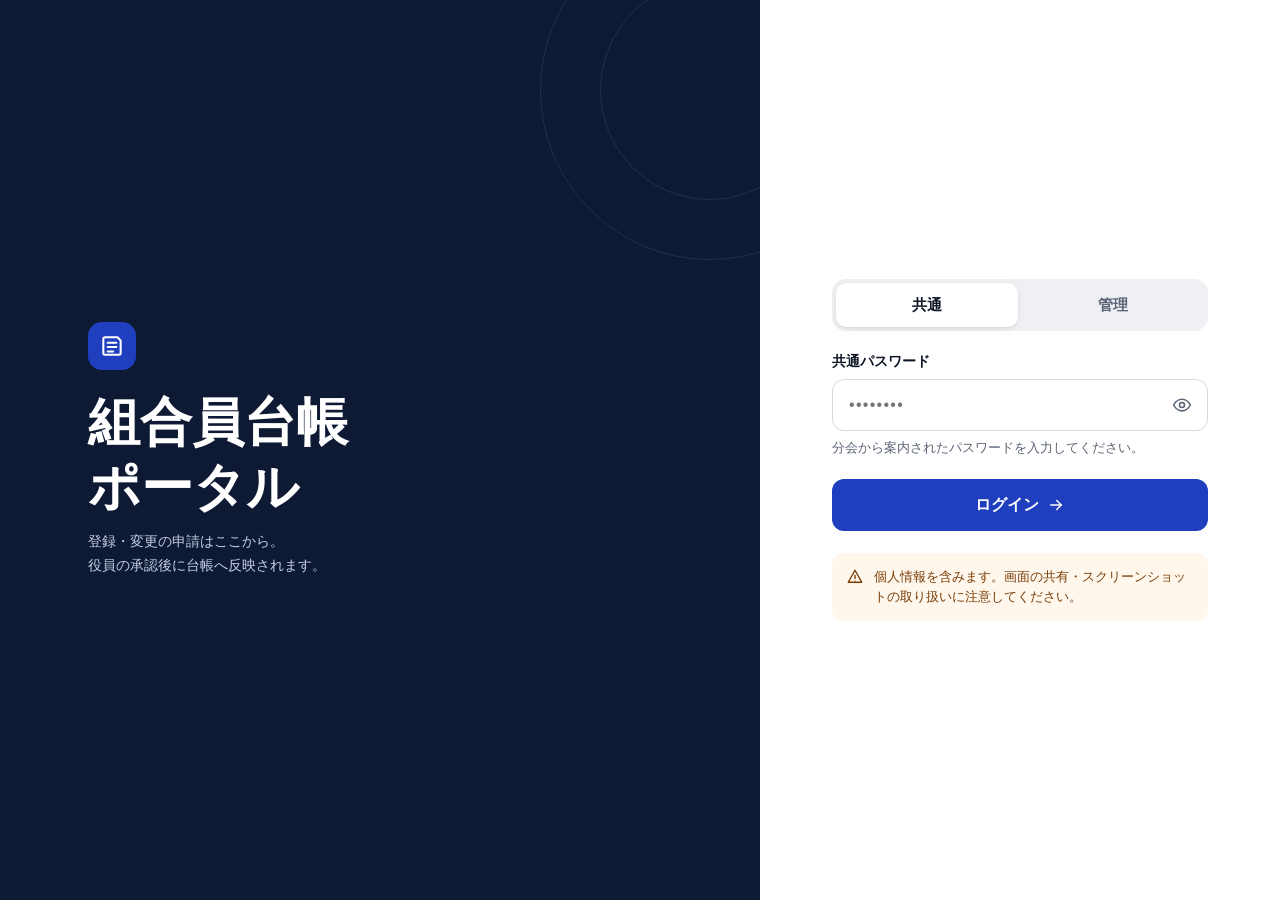
<file: docs/index.html>
<!doctype html>
<html lang="ja">
<head>
<meta charset="utf-8">
<meta name="viewport" content="width=device-width, initial-scale=1, viewport-fit=cover">
<meta name="robots" content="noindex, nofollow">
<meta name="referrer" content="no-referrer">
<meta http-equiv="Content-Security-Policy" content="default-src 'self'; script-src 'self'; style-src 'self' 'unsafe-inline' https://fonts.googleapis.com; font-src https://fonts.gstatic.com; img-src 'self' data:; connect-src https://script.google.com https://script.googleusercontent.com https://zipcloud.ibsnet.co.jp; base-uri 'none'; form-action 'none'; object-src 'none'">
<meta name="theme-color" content="#0E1A33">
<title>組合員台帳ポータル</title>
<link rel="preconnect" href="https://fonts.googleapis.com">
<link rel="preconnect" href="https://fonts.gstatic.com" crossorigin>
<link rel="stylesheet" href="https://fonts.googleapis.com/css2?family=IBM+Plex+Sans+JP:wght@400;500;600;700&family=Zen+Kaku+Gothic+New:wght@500;700;900&family=Shippori+Mincho:wght@500;700&display=swap">
<link rel="stylesheet" href="assets/style.css">
</head>
<body>
<div id="app" class="app"></div>
<div id="busy" class="busy" aria-hidden="true"></div>
<div id="toast" class="toast-fixed" role="status" aria-live="polite"></div>
<noscript>このページを使うには JavaScript を有効にしてください。</noscript>
<script src="assets/api.js"></script>
<script src="assets/ui.js"></script>
<script src="assets/ledger.js"></script>
<script src="assets/app.js"></script>
<script src="assets/member.js"></script>
<script src="assets/admin.js"></script>
</body>
</html>
</file>
<file: docs/assets/style.css>
*{box-sizing:border-box}
.app{position:fixed;inset:0;display:flex;background:#F4F5F7;color:#0E1726;font-family:"IBM Plex Sans JP",sans-serif;overflow:hidden;-webkit-font-smoothing:antialiased}
.app a{color:#1F3FBF}
.col{flex:1 1 0;min-width:0;min-height:0;display:flex;flex-direction:column}
.scroll{flex:1 1 0;min-height:0;overflow-y:auto}
.wrap{width:100%;max-width:760px;margin:0 auto;padding:20px 16px 32px;display:flex;flex-direction:column;gap:14px}
.wrap.w-admin{max-width:1280px}
.wrap.w-sheet{max-width:1180px}
.h{font-family:"Zen Kaku Gothic New",sans-serif}
.ttl{margin:0;font-family:"Zen Kaku Gothic New",sans-serif;font-weight:900;font-size:22px}
.lead{margin:0;font-size:13.5px;color:#5A6475;line-height:1.7}
.muted{color:#5A6475}
.num-t{font-variant-numeric:tabular-nums}

/* top bar */
.tb{height:60px;flex-shrink:0;display:flex;align-items:center;gap:6px;padding:0 8px;background:#fff;border-bottom:1px solid #E3E6EB}
.tb-title{flex:1 1 0;min-width:0;font-family:"Zen Kaku Gothic New",sans-serif;font-weight:700;font-size:17px;white-space:nowrap;overflow:hidden;text-overflow:ellipsis}
.logo{width:36px;height:36px;border-radius:10px;background:#1F3FBF;display:flex;align-items:center;justify-content:center;flex-shrink:0}
.icb{width:44px;height:44px;border:0;border-radius:12px;background:transparent;color:#0E1726;display:inline-flex;align-items:center;justify-content:center;cursor:pointer;flex-shrink:0}
.icb:hover{background:#F4F5F7}
.lo{border:0;background:transparent;font-family:inherit;font-size:14px;font-weight:600;color:#1F3FBF;padding:10px 12px;border-radius:10px;cursor:pointer;white-space:nowrap}
.lo:hover{background:#F4F5F7}

/* login */
.login{flex:1 1 0;display:flex;flex-direction:column;background:#0E1A33;position:relative;overflow-y:auto}
.login-hero{padding:56px 28px 36px;display:flex;flex-direction:column;gap:20px;position:relative;overflow:hidden}
.login-hero .ring{position:absolute;border-radius:50%;border:1px solid rgba(255,255,255,.09)}
.login-title{margin:0;font-family:"Zen Kaku Gothic New",sans-serif;font-weight:900;font-size:32px;line-height:1.25;color:#fff}
.login-card{flex:1 0 auto;background:#fff;border-radius:28px 28px 0 0;padding:28px 24px 24px;display:flex;flex-direction:column;gap:22px}
.tabs{display:flex;gap:4px;padding:4px;background:#EEF0F3;border-radius:14px}
.tab{flex:1 1 0;height:44px;border:0;border-radius:10px;background:transparent;font-family:inherit;font-size:15px;font-weight:600;color:#5A6475;cursor:pointer}
.tab.on{background:#fff;color:#0E1726;box-shadow:0 1px 2px rgba(14,23,38,.08),0 2px 8px rgba(14,23,38,.06)}
.pw{width:100%;height:52px;border:1px solid #D5DAE1;border-radius:12px;padding:0 52px 0 16px;font-size:16px;font-family:inherit;color:#0E1726;background:#fff;outline:none;letter-spacing:.08em}
.pw:focus{border-color:#1F3FBF;box-shadow:0 0 0 3px rgba(31,63,191,.15)}
.eye{position:absolute;right:4px;top:4px;width:44px;height:44px;border:0;background:transparent;border-radius:10px;color:#5A6475;cursor:pointer;display:flex;align-items:center;justify-content:center}
.eye:hover{background:#F4F5F7}
.caution{display:flex;gap:10px;align-items:flex-start;padding:14px;border-radius:12px;background:#FFF6EC;color:#7A3E06;font-size:12.5px;line-height:1.6}

/* buttons */
.btn{height:50px;padding:0 20px;border-radius:12px;border:1px solid transparent;font-family:inherit;font-size:15px;font-weight:700;cursor:pointer;display:inline-flex;align-items:center;justify-content:center;gap:8px;text-decoration:none;white-space:nowrap}
.btn.sm{height:42px;font-size:14px;padding:0 16px;border-radius:10px}
.btn.pri{background:#1F3FBF;color:#fff}.btn.pri:hover{background:#18329A}
.btn.pri:disabled{background:#AEB7C6;cursor:not-allowed}
.btn.navy{background:#0E1A33;color:#fff}.btn.navy:hover{background:#1B2A4A}
.btn.navy:disabled{background:#AEB7C6;cursor:not-allowed}
.btn.sec{background:#fff;color:#0E1726;border-color:#D5DAE1}.btn.sec:hover{background:#F4F5F7}
.btn.warn{background:#B45309;color:#fff}.btn.warn:hover{background:#92400E}
.btn.ok{background:#0F7B5F;color:#fff}.btn.ok:hover{background:#0B5E48}
.btn.dng{background:#fff;color:#B42318;border-color:#F3B8B2}.btn.dng:hover{background:#FDECEA}
.btn.dngf{background:#B42318;color:#fff}.btn.dngf:hover{background:#912018}
.btn.full{width:100%}

/* menu */
.card{width:100%;display:flex;align-items:center;gap:16px;padding:20px 18px;border:1px solid #E3E6EB;border-radius:18px;background:#fff;text-align:left;font-family:inherit;color:#0E1726;cursor:pointer;box-shadow:0 1px 2px rgba(14,23,38,.04)}
.card:hover{border-color:#B9C4E8;box-shadow:0 4px 16px rgba(31,63,191,.08)}
.cards{display:grid;grid-template-columns:minmax(0,1fr);gap:14px}
.steps{display:flex;align-items:flex-start;gap:8px}
.step{flex:1 1 0;display:flex;flex-direction:column;align-items:center;gap:6px;text-align:center;font-size:12px;line-height:1.4}
.dot{width:32px;height:32px;border-radius:50%;background:#EEF1FC;color:#1F3FBF;font-weight:700;font-size:14px;display:flex;align-items:center;justify-content:center}
.dot.on{background:#1F3FBF;color:#fff}
.bar-l{flex-shrink:0;width:20px;height:2px;background:#D5DAE1;margin-top:15px}

/* form */
.sec{background:#fff;border:1px solid #E3E6EB;border-radius:16px;padding:20px 16px;display:flex;flex-direction:column;gap:16px}
.st{margin:0;font-family:"Zen Kaku Gothic New",sans-serif;font-size:17px;font-weight:700;display:flex;align-items:center;gap:10px}
.num{width:26px;height:26px;border-radius:8px;background:#EEF1FC;color:#1F3FBF;font-size:13px;font-family:"IBM Plex Sans JP",sans-serif;display:inline-flex;align-items:center;justify-content:center;flex-shrink:0}
.fld{display:flex;flex-direction:column;gap:6px;min-width:0}
.lb{font-size:13px;font-weight:600;color:#2A3547;display:flex;align-items:center;gap:6px}
.req{font-style:normal;font-size:11px;font-weight:700;color:#B42318;background:#FDECEA;padding:1px 6px;border-radius:4px}
.opt{font-style:normal;font-size:11px;font-weight:600;color:#5A6475;background:#EEF0F3;padding:1px 6px;border-radius:4px}
.in{width:100%;height:48px;border:1px solid #D5DAE1;border-radius:10px;padding:0 14px;font-size:16px;font-family:inherit;color:#0E1726;background:#fff;outline:none;min-width:0}
.in:focus{border-color:#1F3FBF;box-shadow:0 0 0 3px rgba(31,63,191,.15)}
.in.bad{border-color:#D92D20;background:#FFFBFA}
.in::placeholder{color:#9AA3B2}
.er{margin:0;font-size:12.5px;color:#B42318}
.date{display:flex;align-items:center;gap:6px}
.date .in{text-align:center;padding:0 4px}
.date .y{width:80px;flex-shrink:0}.date .md{width:54px;flex-shrink:0}
.date span{font-size:14px;color:#5A6475}
.sfx{display:flex;align-items:center;gap:6px;min-width:0}
.sfx span{flex-shrink:0;font-size:14px;color:#5A6475}
.seg{display:flex;gap:6px}
.sg{flex:1 1 0;min-width:0;height:44px;border:1px solid #D5DAE1;border-radius:10px;background:#fff;font-family:inherit;font-size:14px;font-weight:600;color:#2A3547;cursor:pointer}
.sg:hover{border-color:#8C9BD0}
.sg.on{background:#1F3FBF;border-color:#1F3FBF;color:#fff}
.row2{display:grid;grid-template-columns:repeat(2,minmax(0,1fr));gap:10px}
.fam{border:1px solid #E3E6EB;border-radius:14px;padding:14px;display:flex;flex-direction:column;gap:12px;background:#FAFBFC}
.del{height:36px;padding:0 12px;border:0;border-radius:8px;background:transparent;color:#B42318;font-family:inherit;font-size:13px;font-weight:600;cursor:pointer}
.del:hover{background:#FDECEA}
.add{height:48px;border:1.5px dashed #AEB7C6;border-radius:12px;background:transparent;color:#1F3FBF;font-weight:700;font-family:inherit;font-size:15px;cursor:pointer;display:flex;align-items:center;justify-content:center;gap:6px}
.add:hover{background:#EEF1FC;border-color:#1F3FBF}
.link{border:0;background:transparent;font-family:inherit;font-size:13px;font-weight:700;color:#B42318;cursor:pointer;padding:8px 10px;border-radius:8px;white-space:nowrap}
.link:hover{background:#FDECEA}
.note{display:flex;gap:10px;padding:12px 14px;border-radius:12px;font-size:13px;line-height:1.65}
.note.blue{background:#EEF1FC;color:#1B2F8A}
.note.orange{background:#FFF6EC;color:#7A3E06;border:1px solid #F5C99B}
.note.green{background:#E7F6F0;color:#0B5E48}
.note.red{background:#FDECEA;color:#912018}
.bbar{flex-shrink:0;padding:12px 16px 20px;background:#fff;border-top:1px solid #E3E6EB}
.bbar-in{width:100%;max-width:760px;margin:0 auto;display:flex;align-items:center;gap:12px}

/* admin */
.side{width:248px;flex-shrink:0;background:#0E1A33;color:#fff;display:flex;flex-direction:column;padding:24px 16px}
.nav{display:flex;align-items:center;gap:12px;width:100%;height:44px;padding:0 12px;border:0;border-radius:10px;background:transparent;color:#C3CDE6;font-family:inherit;font-size:14.5px;font-weight:600;cursor:pointer;text-align:left}
.nav:hover{background:rgba(255,255,255,.06);color:#fff}
.nav.on{background:#1F3FBF;color:#fff}
.bdg{margin-left:auto;min-width:22px;height:22px;padding:0 7px;border-radius:999px;background:#F59E0B;color:#0E1726;font-size:12px;font-weight:700;display:inline-flex;align-items:center;justify-content:center}
.tabbar{flex-shrink:0;display:flex;background:#fff;border-top:1px solid #E3E6EB;padding-bottom:8px}
.tbb{flex:1 1 0;height:60px;border:0;background:transparent;font-family:inherit;font-size:11px;font-weight:600;color:#5A6475;display:flex;flex-direction:column;align-items:center;justify-content:center;gap:3px;cursor:pointer;position:relative}
.tbb.on{color:#1F3FBF}
.tbb .bdg{position:absolute;top:6px;left:calc(50% + 6px);margin:0;min-width:18px;height:18px;font-size:11px;padding:0 5px}
.stats{display:grid;grid-template-columns:repeat(3,minmax(0,1fr));gap:10px}
.stat{padding:14px;border-radius:14px;background:#fff;border:1px solid #E3E6EB;display:flex;flex-direction:column;gap:4px;text-align:left;font-family:inherit;color:#0E1726}
.stat .k{font-size:12px;font-weight:600;color:#5A6475}
.stat .sv{font-size:24px;font-weight:700;font-variant-numeric:tabular-nums}
.stat.dark{background:#0E1A33;border-color:#0E1A33;color:#fff;cursor:pointer}
.stat.dark .k{color:#C3CDE6}
.panel{border-radius:16px;background:#fff;border:1px solid #E3E6EB;overflow:hidden}
.toolbar{padding:14px;display:flex;flex-direction:column;gap:12px}
.chips{display:flex;gap:6px;overflow-x:auto;padding-bottom:2px}
.chip{min-width:44px;height:40px;padding:0 12px;border:1px solid #D5DAE1;border-radius:10px;background:#fff;font-family:inherit;font-size:14px;font-weight:700;color:#2A3547;cursor:pointer;flex-shrink:0}
.chip:hover{border-color:#8C9BD0}
.chip.on{background:#0E1A33;border-color:#0E1A33;color:#fff}
.chip:disabled{color:#B5BCC8;background:#F7F8FA;border-color:#EBEDF1;cursor:default}
.srch-w{position:relative}
.srch{width:100%;height:44px;border:1px solid #D5DAE1;border-radius:10px;padding:0 14px 0 40px;font-size:16px;font-family:inherit;background:#fff;outline:none}
.srch:focus{border-color:#1F3FBF;box-shadow:0 0 0 3px rgba(31,63,191,.15)}
.th{font-size:12px;font-weight:700;color:#5A6475;letter-spacing:.04em}
.tr{display:grid;grid-template-columns:150px minmax(0,1.2fr) minmax(0,1.2fr) 100px 150px 48px;align-items:center;gap:12px;padding:0 20px;min-height:56px;border-top:1px solid #EEF0F3}
.tr.hd{min-height:40px;background:#F8F9FC}
.tr:not(.hd):hover{background:#F8F9FC}
.nm{border:0;background:transparent;padding:0;font-family:inherit;font-weight:700;font-size:15px;color:#0E1726;cursor:pointer;text-align:left}
.nm:hover{color:#1F3FBF;text-decoration:underline}
.mrow{width:100%;display:flex;align-items:center;gap:12px;padding:14px;border:0;border-top:1px solid #EEF0F3;background:#fff;font-family:inherit;color:#0E1726;text-align:left;cursor:pointer}
.mrow:hover{background:#F8F9FC}
.pfoot{padding:14px 20px;border-top:1px solid #EEF0F3;display:flex;align-items:center;justify-content:space-between;gap:12px;font-size:12.5px;color:#5A6475;flex-wrap:wrap}
.reqgrid{display:grid;grid-template-columns:minmax(0,1fr);gap:16px;align-items:start}
.rq{width:100%;display:flex;flex-direction:column;gap:6px;padding:14px 16px;border:1px solid #E3E6EB;border-radius:12px;background:#fff;text-align:left;font-family:inherit;color:#0E1726;cursor:pointer}
.rq:hover{border-color:#B9C4E8}
.rq.on{border-color:#1F3FBF;box-shadow:0 0 0 3px rgba(31,63,191,.12)}
.tag{display:inline-flex;align-items:center;height:22px;padding:0 8px;border-radius:6px;font-size:11.5px;font-weight:700;white-space:nowrap}
.tag.new{background:#EEF1FC;color:#1B2F8A}.tag.upd{background:#E7F6F0;color:#0B5E48}
.tag.login{background:#EEF0F3;color:#2A3547}.tag.view{background:#EEF1FC;color:#1B2F8A}.tag.request{background:#E6F4FF;color:#0B4F8A}
.tag.review{background:#E7F6F0;color:#0B5E48}.tag.trash{background:#FDECEA;color:#912018}.tag.warn{background:#FFF1DC;color:#8A3B00}
.dr{display:grid;grid-template-columns:minmax(0,1fr);gap:4px;padding:12px 16px;border-top:1px solid #EEF0F3;font-size:14px}
.hlv{background:#FFF1B8;padding:1px 4px;border-radius:4px;font-weight:600}
.lr{display:grid;grid-template-columns:150px 80px 110px 120px minmax(0,1fr) minmax(0,1.2fr);gap:12px;padding:0 20px;min-height:50px;align-items:center;border-top:1px solid #EEF0F3;font-size:13.5px}
.lr.hd{min-height:40px;background:#F8F9FC}
.lcard{display:flex;flex-direction:column;gap:6px;padding:14px;border-top:1px solid #EEF0F3;font-size:13px}
.sel{height:40px;border:1px solid #D5DAE1;border-radius:10px;padding:0 10px;font-family:inherit;font-size:14px;background:#fff;color:#0E1726}
.ta{width:100%;min-height:84px;border:1px solid #D5DAE1;border-radius:10px;padding:10px 12px;font-family:inherit;font-size:16px;resize:vertical;outline:none}
.ta:focus{border-color:#1F3FBF;box-shadow:0 0 0 3px rgba(31,63,191,.15)}
.toast{padding:12px 16px;border-radius:12px;background:#E7F6F0;color:#0B5E48;font-size:14px;font-weight:600;display:flex;align-items:center;gap:10px}

/* ledger sheet */
.sheet-layout{display:flex;flex-direction:column;gap:20px}
.sheet-host{width:100%;min-width:0;overflow-x:auto;border-radius:6px}
.sheet{width:794px;height:1123px;background:#fff;box-shadow:0 1px 3px rgba(14,23,38,.08),0 12px 32px rgba(14,23,38,.10);padding:44px 40px;display:flex;flex-direction:column;gap:14px;font-family:"Shippori Mincho",serif;color:#111;transform-origin:0 0}
.g{display:grid;border-top:1px solid #222;border-left:1px solid #222}
.c{border-right:1px solid #222;border-bottom:1px solid #222;padding:4px 7px;font-size:12px;display:flex;align-items:center;min-width:0}
.c.lab{justify-content:center;text-align:center;font-size:11px;letter-spacing:.08em;background:#F5F5F2}
.c.hl,.c .hl{background:#FFF1B8}
.lv{font-family:"IBM Plex Sans JP",sans-serif;color:#1B2F8A;font-weight:500}
.mk{padding:1px 7px;border-radius:999px;border:1.5px solid transparent}
.mk.on{border-color:#1B2F8A;color:#1B2F8A;font-weight:700}
.sidep{width:100%;display:flex;flex-direction:column;gap:14px}
.sbox{background:#fff;border:1px solid #E3E6EB;border-radius:16px;padding:18px;display:flex;flex-direction:column;gap:12px}
.kv{display:flex;justify-content:space-between;gap:12px;font-size:13.5px}
.kv span:first-child{color:#5A6475}
.zoom{height:36px;padding:0 12px;border:1px solid #D5DAE1;border-radius:999px;background:#fff;font-family:inherit;font-size:13px;font-weight:600;color:#2A3547;cursor:pointer;display:inline-flex;align-items:center;gap:6px}
.overlay{position:absolute;inset:0;background:rgba(14,23,38,.45);display:flex;align-items:center;justify-content:center;padding:16px;z-index:5}
.dlg{width:100%;max-width:440px;background:#fff;border-radius:18px;padding:24px;display:flex;flex-direction:column;gap:14px;box-shadow:0 24px 64px rgba(14,23,38,.3)}

/* ---- PC（幅900px以上） ---- */
@media (min-width:900px){
.wrap{padding:32px 32px 56px}
.ttl{font-size:28px}
.tb{height:68px;padding:0 24px}
.login{flex-direction:row}
.login-hero{flex:1 1 0;justify-content:center;padding:80px 88px}
.login-title{font-size:52px}
.login-card{flex:0 0 520px;border-radius:0;justify-content:center;padding:64px 72px}
.cards{grid-template-columns:repeat(2,minmax(0,1fr))}
.sec{padding:24px 28px}
.bbar{padding:14px 32px}
.stats{gap:16px}
.stat{padding:20px 22px;border-radius:16px}
.stat .sv{font-size:32px}
.toolbar{padding:18px 20px;flex-direction:row;align-items:center;gap:16px}
.chips{flex-wrap:wrap;overflow:visible}
.srch-w{margin-left:auto}
.srch{width:300px;font-size:14.5px}
.reqgrid{grid-template-columns:360px minmax(0,1fr);gap:20px}
.dr{grid-template-columns:180px minmax(0,1fr) minmax(0,1fr);gap:16px;padding:12px 20px}
.sheet-layout.with-side{flex-direction:row;align-items:flex-start;justify-content:center}
.with-side .sheet-host{width:794px;flex-shrink:0}
.sidep{width:300px;flex-shrink:0}
}

/* ---- スマホ（幅900px未満） ---- */
@media (max-width:899.98px){
.bt-lbl{display:none}
.btn.ico{width:44px;padding:0}
.dr.hd{display:none}
.dr .bf{text-decoration:line-through}
}

/* ---- 本番用に追加 ---- */
html,body{margin:0;height:100%;background:#F4F5F7}
button{-webkit-tap-highlight-color:transparent}
.stat .sv{font-size:24px;font-weight:700;line-height:1.2;font-variant-numeric:tabular-nums;color:#0E1726}
.stat.dark .sv{color:#fff}
.stat .su{font-size:13px;font-weight:600;color:#5A6475;margin-left:3px}
.stat.dark .su{color:#C3CDE6}
.pager{display:flex;align-items:center;gap:10px}
.busy{position:fixed;left:0;top:0;height:3px;width:0;background:#1F3FBF;z-index:30;opacity:0;transition:opacity .2s}
.busy.show{opacity:1;width:100%;background:linear-gradient(90deg,#1F3FBF 0,#8FA3F0 50%,#1F3FBF 100%);background-size:200% 100%;animation:busy 1s linear infinite}
@keyframes busy{from{background-position:200% 0}to{background-position:0 0}}
.toast-fixed{position:fixed;left:50%;top:76px;transform:translate(-50%,-12px);max-width:calc(100% - 32px);width:max-content;padding:12px 18px;border-radius:12px;font-family:"IBM Plex Sans JP",sans-serif;font-size:14px;font-weight:600;line-height:1.5;box-shadow:0 12px 32px rgba(14,23,38,.2);opacity:0;pointer-events:none;transition:opacity .2s,transform .2s;z-index:40}
.toast-fixed.show{opacity:1;transform:translate(-50%,0)}
.toast-fixed.ok{background:#0F7B5F;color:#fff}
.toast-fixed.err{background:#B42318;color:#fff}
.overlay{position:fixed}
.ledger-box{width:100%;min-width:0;display:flex;flex-direction:column;gap:12px}
.seg-toggle{padding:4px;background:#EEF0F3;border-radius:12px}
.seg-toggle .sg{border:0}
.rd{width:100%;display:flex;flex-direction:column;gap:12px}
.rd-head{padding:14px 16px;border-radius:16px;background:#0E1A33;color:#fff;display:flex;flex-direction:column;gap:4px}
.rd-org{font-size:11.5px;color:#9FB0D9;letter-spacing:.06em}
.rd-name{font-size:20px;font-weight:900}
.rd-sub{font-size:12.5px;color:#C3CDE6}
.sec.rd-sec{gap:0;padding:4px 16px 6px}
.st.rd-t{font-size:15px;padding:12px 0 8px}
.rd-row{display:grid;grid-template-columns:104px minmax(0,1fr);gap:12px;padding:10px 8px;margin:0 -8px;border-top:1px solid #EEF0F3;border-radius:6px}
.rd-row.hl{background:#FFF1B8}
.rd-k{font-size:12.5px;font-weight:600;color:#5A6475;line-height:1.5}
.rd-v{font-size:14.5px;font-weight:500;line-height:1.5;word-break:break-all;white-space:pre-line}
.print-only{display:none}
.tr .nm{text-align:left}
select.in{appearance:auto}

@page{size:A4;margin:0}
@media print{
  html,body{height:auto;background:#fff}
  .app{position:static;display:block;overflow:visible;background:#fff}
  .col,.scroll{display:block;overflow:visible;height:auto}
  .tb,.side,.tabbar,.bbar,.sidep,.noprint,.busy,.toast-fixed,.overlay,.rd,.wrap>*:not(.sheet-layout):not(.ledger-box){display:none!important}
  .wrap{padding:0!important;max-width:none}
  .sheet-layout{display:block}
  .print-only{display:block}
  .sheet-host{overflow:visible;width:auto!important}
  .sheet-host>div{width:auto!important;height:auto!important;overflow:visible!important}
  .sheet{box-shadow:none;transform:none!important}
}

/* ボタンの .sec が入力欄の区切り .sec（縦並び・余白）とぶつからないように */
.btn.sec{display:inline-flex;flex-direction:row;gap:8px;padding:0 20px;border-radius:12px}
.btn.sec.sm{padding:0 16px;border-radius:10px}
/* スマホでは下のボタン・タブに重ならない位置に出す */
/* お知らせは上のバーのすぐ下に出す（下のボタン・タブに重ならない） */
/* 台帳：家族の氏名欄（上にフリガナ・下に氏名） */
.fam-kana{height:17px;padding:0 7px;border-bottom:1px dotted #999;display:flex;align-items:center;min-width:0;overflow:hidden;white-space:nowrap}
.fam-nm{flex:1 1 auto;padding:0 7px;display:flex;align-items:center;min-width:0;overflow:hidden;white-space:nowrap}
/* 押せるカード（承認待ち）は白のまま、触れたときだけ枠を青く */
button.stat{cursor:pointer}
button.stat:hover{border-color:#B9C4E8;box-shadow:0 4px 16px rgba(31,63,191,.08)}
</file>
